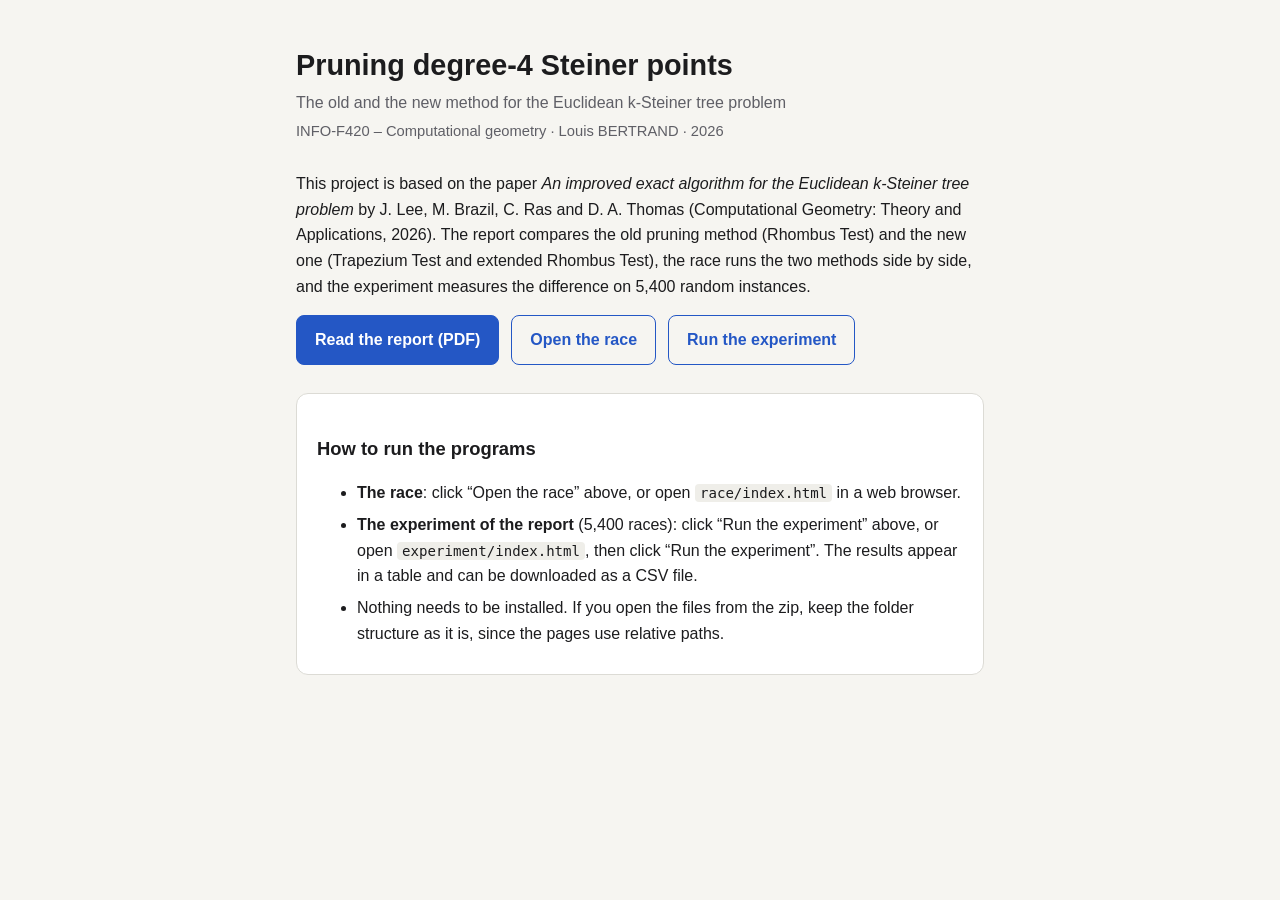
<file: index.html>
<!doctype html>
<html lang="en">
<head>
  <meta charset="utf-8">
  <meta name="viewport" content="width=device-width, initial-scale=1">
  <title>k-Steiner Pruning Race</title>
  <style>
    :root {
      --bg: #f6f5f1; --panel: #ffffff; --text: #1c1c1e; --muted: #5f5f66;
      --line: #dcdbd5; --accent: #2457c5; --code: #efeee9;
    }
    @media (prefers-color-scheme: dark) {
      :root:not([data-theme="light"]) {
        --bg: #131315; --panel: #1c1c20; --text: #ececef; --muted: #a3a3ad;
        --line: #34343b; --accent: #6ea4ff; --code: #26262b;
      }
    }
    :root[data-theme="dark"] {
      --bg: #131315; --panel: #1c1c20; --text: #ececef; --muted: #a3a3ad;
      --line: #34343b; --accent: #6ea4ff; --code: #26262b;
    }
    * { box-sizing: border-box; }
    body { margin: 0; background: var(--bg); color: var(--text); font: 16px/1.6 -apple-system, BlinkMacSystemFont, "Segoe UI", Roboto, sans-serif; }
    main { max-width: 720px; margin: 0 auto; padding: 48px 16px 64px; }
    h1 { font-size: 1.8rem; line-height: 1.25; margin: 0 0 6px; }
    h2 { font-size: 1.15rem; margin: 2em 0 0.5em; }
    .sub { color: var(--muted); margin: 0 0 4px; }
    .meta { color: var(--muted); font-size: 0.92rem; margin: 0 0 28px; }
    .actions { display: flex; flex-wrap: wrap; gap: 12px; }
    .button { display: inline-block; padding: 11px 18px; border-radius: 8px; border: 1px solid var(--accent); font-weight: 600; text-decoration: none; }
    .primary { background: var(--accent); color: #fff; }
    .secondary { color: var(--accent); }
    .card { background: var(--panel); border: 1px solid var(--line); border-radius: 12px; padding: 4px 20px 12px; margin-top: 28px; }
    code { font-family: SFMono-Regular, Menlo, Consolas, monospace; font-size: 0.88em; background: var(--code); padding: 1px 5px; border-radius: 4px; }
    li { margin-bottom: 0.4em; }
    a { color: var(--accent); }
  </style>
</head>
<body>
<main>
  <h1>Pruning degree-4 Steiner points</h1>
  <p class="sub">The old and the new method for the Euclidean k-Steiner tree problem</p>
  <p class="meta">INFO-F420 – Computational geometry · Louis BERTRAND · 2026</p>

  <p>
    This project is based on the paper <em>An improved exact algorithm for the Euclidean k-Steiner tree problem</em>
    by J. Lee, M. Brazil, C. Ras and D. A. Thomas (Computational Geometry: Theory and Applications, 2026).
    The report compares the old pruning method (Rhombus Test) and the new one (Trapezium Test and extended Rhombus Test),
    the race runs the two methods side by side, and the experiment measures the difference on 5,400 random instances.
  </p>

  <div class="actions">
    <a class="button primary" href="report.pdf">Read the report (PDF)</a>
    <a class="button secondary" href="race/index.html">Open the race</a>
    <a class="button secondary" href="experiment/index.html">Run the experiment</a>
  </div>

  <div class="card">
    <h2>How to run the programs</h2>
    <ul>
      <li><strong>The race</strong>: click “Open the race” above, or open <code>race/index.html</code> in a web browser.</li>
      <li><strong>The experiment of the report</strong> (5,400 races): click “Run the experiment” above, or open <code>experiment/index.html</code>, then click “Run the experiment”. The results appear in a table and can be downloaded as a CSV file.</li>
      <li>Nothing needs to be installed. If you open the files from the zip, keep the folder structure as it is, since the pages use relative paths.</li>
    </ul>
  </div>
</main>
</body>
</html>
</file>
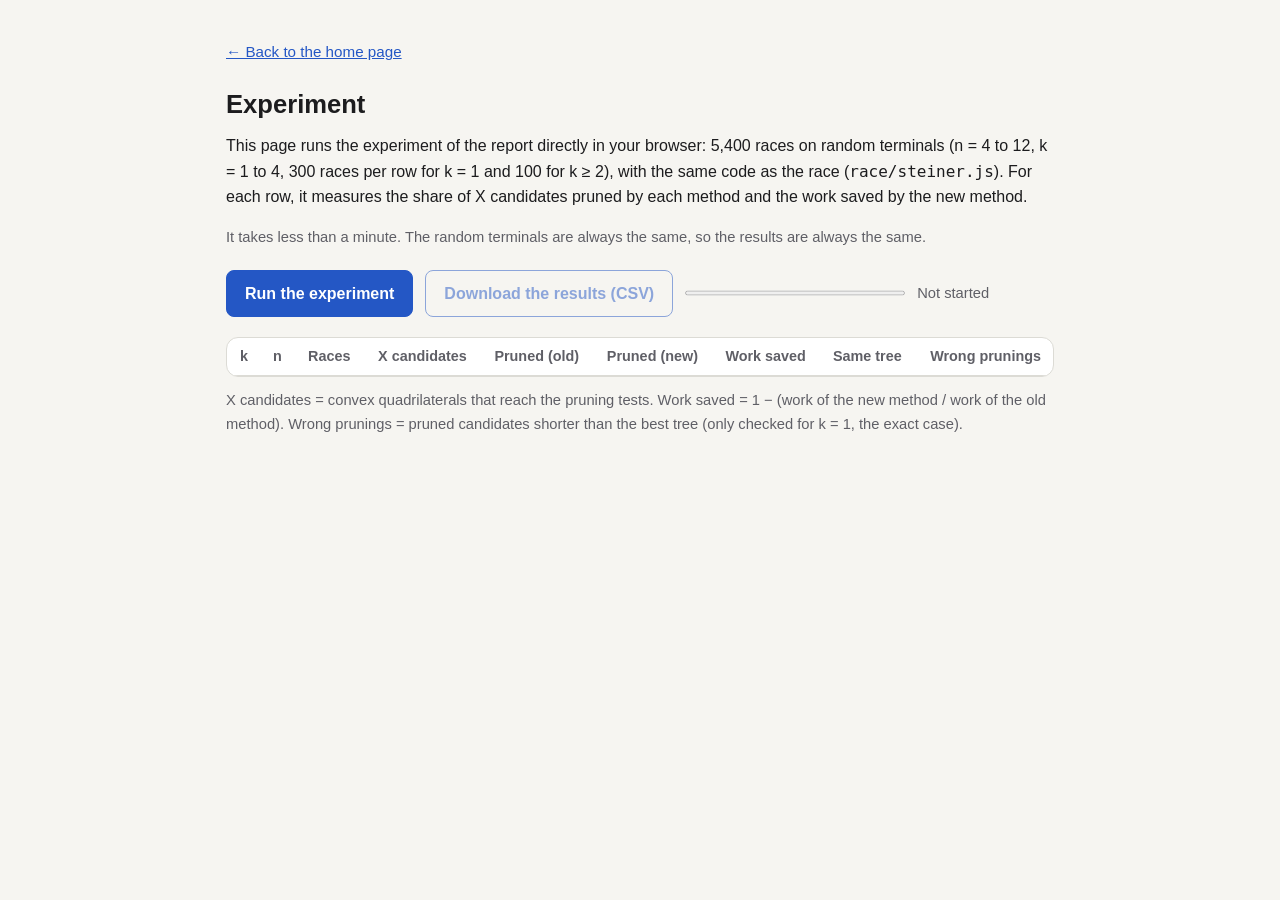
<file: experiment/index.html>
<!doctype html>
<html lang="en">
<head>
  <meta charset="utf-8">
  <meta name="viewport" content="width=device-width, initial-scale=1">
  <title>k-Steiner Experiment</title>
  <style>
    :root {
      --bg: #f6f5f1; --panel: #ffffff; --text: #1c1c1e; --muted: #5f5f66;
      --line: #dcdbd5; --accent: #2457c5; --good: #1f7a3d;
    }
    @media (prefers-color-scheme: dark) {
      :root:not([data-theme="light"]) {
        --bg: #131315; --panel: #1c1c20; --text: #ececef; --muted: #a3a3ad;
        --line: #34343b; --accent: #6ea4ff; --good: #5cc983;
      }
    }
    :root[data-theme="dark"] {
      --bg: #131315; --panel: #1c1c20; --text: #ececef; --muted: #a3a3ad;
      --line: #34343b; --accent: #6ea4ff; --good: #5cc983;
    }
    * { box-sizing: border-box; }
    body { margin: 0; background: var(--bg); color: var(--text); font: 16px/1.6 -apple-system, BlinkMacSystemFont, "Segoe UI", Roboto, sans-serif; }
    main { max-width: 860px; margin: 0 auto; padding: 40px 16px 64px; }
    h1 { font-size: 1.6rem; margin: 0 0 8px; }
    .back { margin: 0 0 20px; font-size: 0.95rem; }
    a { color: var(--accent); }
    p { margin: 0 0 1em; }
    .muted { color: var(--muted); font-size: 0.92rem; }
    .actions { display: flex; flex-wrap: wrap; gap: 12px; align-items: center; margin: 20px 0; }
    button { font: inherit; font-weight: 600; padding: 10px 18px; border-radius: 8px; border: 1px solid var(--accent); cursor: pointer; }
    #run { background: var(--accent); color: #fff; }
    #download { background: transparent; color: var(--accent); }
    button:disabled { opacity: 0.5; cursor: default; }
    progress { width: 220px; height: 10px; }
    #status { font-variant-numeric: tabular-nums; }
    .table-wrap { overflow-x: auto; background: var(--panel); border: 1px solid var(--line); border-radius: 12px; }
    table { border-collapse: collapse; width: 100%; font-size: 0.9rem; font-variant-numeric: tabular-nums; }
    th, td { padding: 7px 12px; border-bottom: 1px solid var(--line); text-align: right; white-space: nowrap; }
    th { color: var(--muted); font-weight: 600; }
    tr:last-child td { border-bottom: none; }
    tr.newk td { border-top: 2px solid var(--line); }
    td.saved { font-weight: 700; color: var(--good); }
  </style>
</head>
<body>
<main>
  <p class="back"><a href="../index.html">← Back to the home page</a></p>
  <h1>Experiment</h1>
  <p>
    This page runs the experiment of the report directly in your browser: 5,400 races on random terminals
    (n = 4 to 12, k = 1 to 4, 300 races per row for k = 1 and 100 for k ≥ 2), with the same code as the race (<code>race/steiner.js</code>).
    For each row, it measures the share of X candidates pruned by each method and the work saved by the new method.
  </p>
  <p class="muted">It takes less than a minute. The random terminals are always the same, so the results are always the same.</p>

  <div class="actions">
    <button id="run">Run the experiment</button>
    <button id="download" disabled>Download the results (CSV)</button>
    <progress id="bar" max="36" value="0"></progress>
    <span id="status" class="muted">Not started</span>
  </div>

  <div class="table-wrap">
    <table>
      <thead>
        <tr>
          <th>k</th><th>n</th><th>Races</th><th>X candidates</th>
          <th>Pruned (old)</th><th>Pruned (new)</th><th>Work saved</th>
          <th>Same tree</th><th>Wrong prunings</th>
        </tr>
      </thead>
      <tbody id="rows"></tbody>
    </table>
  </div>
  <p class="muted" style="margin-top:12px">
    X candidates = convex quadrilaterals that reach the pruning tests. Work saved = 1 − (work of the new method / work of the old method).
    Wrong prunings = pruned candidates shorter than the best tree (only checked for k = 1, the exact case).
  </p>
</main>

<script src="../race/steiner.js"></script>
<script>
// Same experiment as in the report, one row (k, n) at a time so that the page does not freeze
const rnd = mulberry32(420); // same seed, so always the same terminals
const plan = [];
for (let k = 1; k <= 4; k++) for (let n = 4; n <= 12; n++) plan.push({ k, n, N: k === 1 ? 300 : 100 });
const csv = ["k,n,instances,x_valid,x_pruned_old,x_pruned_new,work_old,work_new,trees_old,trees_new,same_tree,wrong_prunings"];

const $ = (id) => document.getElementById(id);
const pct = (a, b) => (100 * a / b).toFixed(1) + "%";

function runRow({ k, n, N }) {
  let xv = 0, po = 0, pn = 0, wo = 0, wn = 0, to = 0, tn = 0, same = 0, wrong = 0;
  for (let t = 0; t < N; t++) {
    const P = [];
    while (P.length < n) { // random terminals, at least 0.12 apart
      const p = { x: 0.08 + rnd() * 0.84, y: 0.08 + rnd() * 0.84 };
      if (P.every((q) => dist(p, q) > 0.12)) P.push(p);
    }
    const R = buildRace(P, k);
    for (const task of R.oldT) if (task.c && task.c.type === "X" && task.status !== "pre") { xv++; if (task.status === "rej") po++; }
    for (const task of R.newT) if (task.c && task.c.type === "X" && task.status === "rej") pn++;
    wo += R.oldT.at(-1).end; wn += R.newT.at(-1).end;
    to += R.oldT.filter((x) => x.status === "eval").length; tn += R.newT.filter((x) => x.status === "eval").length;
    if (Math.abs(R.bestOld - R.bestNew) < 1e-9) same++;
    wrong += R.wrongNew.length + R.wrongOld.length;
  }
  csv.push([k, n, N, xv, po, pn, wo, wn, to, tn, same, wrong].join(","));
  const tr = document.createElement("tr");
  if (n === 4 && k > 1) tr.className = "newk";
  tr.innerHTML = `<td>${k}</td><td>${n}</td><td>${N}</td><td>${xv}</td><td>${pct(po, xv)}</td><td>${pct(pn, xv)}</td>` +
    `<td class="saved">${pct(wo - wn, wo)}</td><td>${same} / ${N}</td><td>${k === 1 ? wrong : "—"}</td>`;
  $("rows").appendChild(tr);
}

function step(i) {
  if (i === plan.length) {
    $("status").textContent = "Done";
    $("download").disabled = false;
    return;
  }
  $("status").textContent = `Running k = ${plan[i].k}, n = ${plan[i].n}…`;
  setTimeout(() => { // gives the browser time to draw the table between two rows
    runRow(plan[i]);
    $("bar").value = i + 1;
    step(i + 1);
  }, 0);
}

$("run").addEventListener("click", () => {
  $("run").disabled = true;
  step(0);
});

$("download").addEventListener("click", () => {
  const blob = new Blob([csv.join("\n") + "\n"], { type: "text/csv" });
  const a = document.createElement("a");
  a.href = URL.createObjectURL(blob);
  a.download = "results.csv";
  a.click();
});
</script>
</body>
</html>
</file>
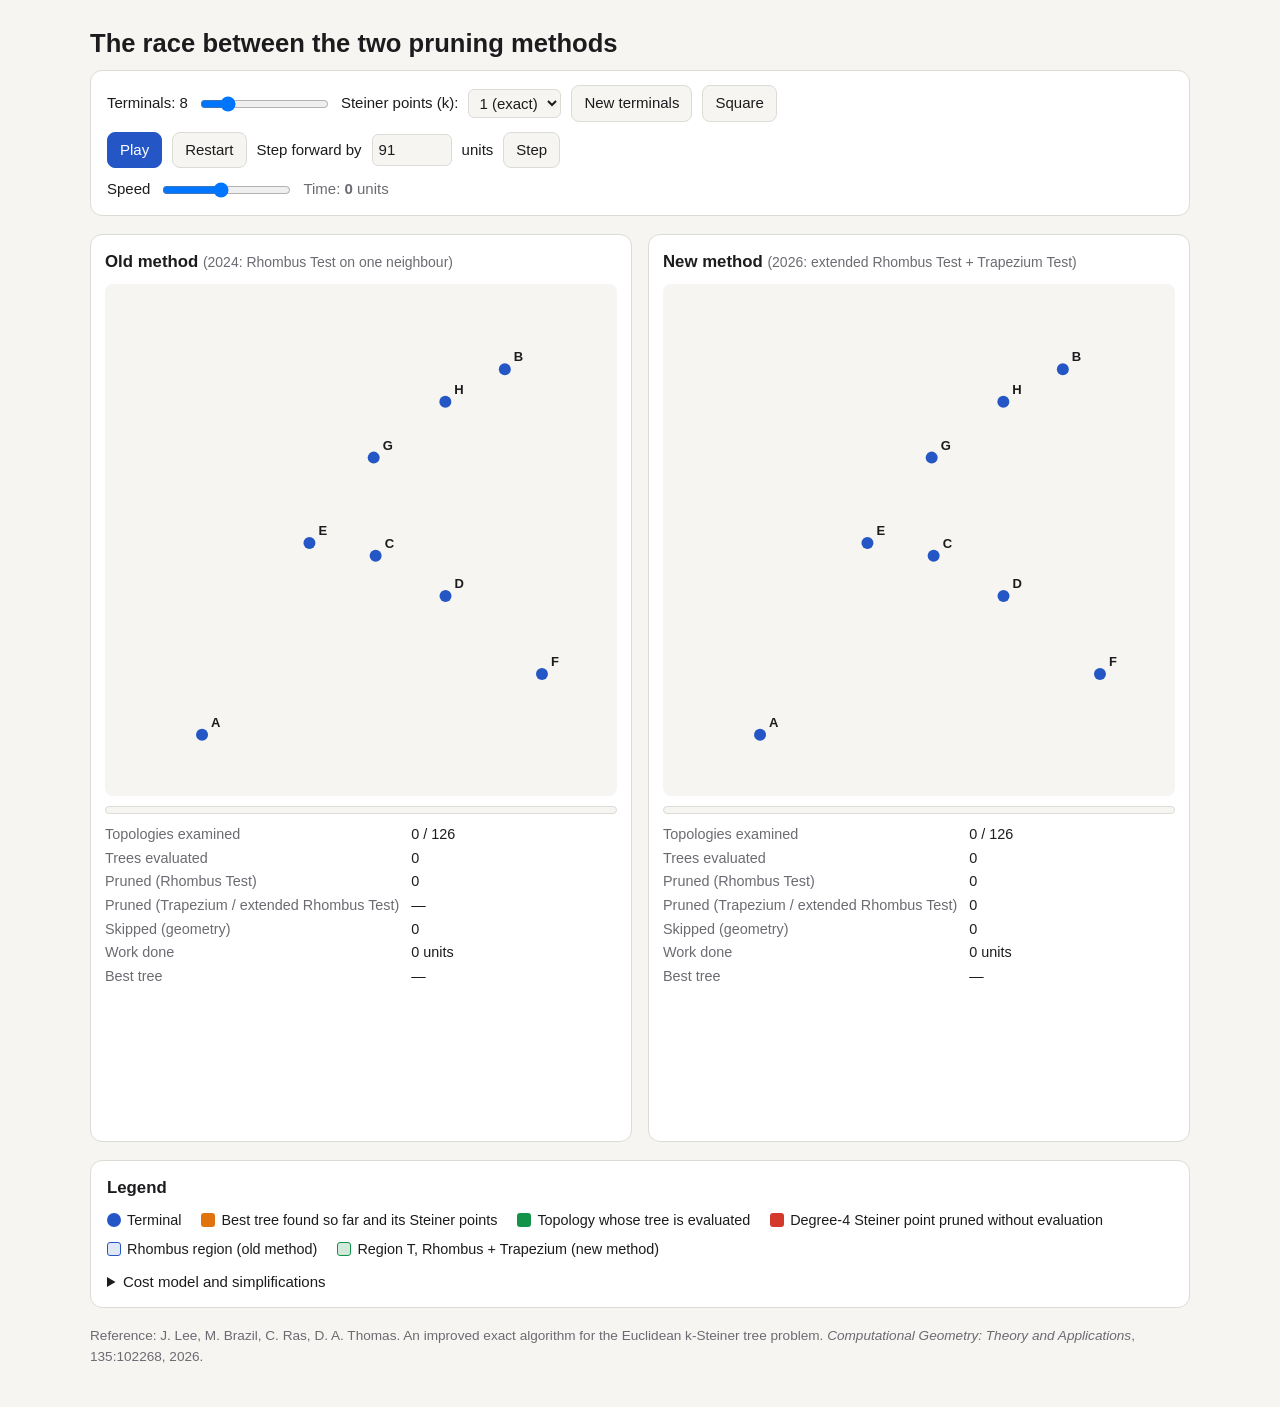
<file: race/index.html>
<!doctype html>
<html lang="en">
<head>
  <meta charset="utf-8">
  <meta name="viewport" content="width=device-width, initial-scale=1">
  <title>k-Steiner Race</title>
  <link rel="stylesheet" href="style.css">
</head>
<body>
  <header>
    <h1>The race between the two pruning methods</h1>
  </header>

  <section class="controls">
    <div class="group">
      <label for="n">Terminals: <span id="nLabel">8</span></label>
      <input type="range" id="n" min="4" max="26" value="8">
      <label for="k">Steiner points (k):</label>
      <select id="k">
        <option value="1" selected>1 (exact)</option>
        <option value="2">2</option>
        <option value="3">3</option>
        <option value="4">4</option>
      </select>
      <button id="random">New terminals</button>
      <button id="square">Square </button>
    </div>
    <div class="group">
      <button id="play" class="primary">Play</button>
      <button id="reset">Restart</button>
      <label for="stepSize">Step forward by</label>
      <input type="number" id="stepSize" min="1" value="200">
      <span>units</span>
      <button id="step">Step</button>
    </div>
    <div class="group">
      <label for="speed">Speed</label>
      <input type="range" id="speed" min="0" max="100" value="45">
      <span class="clock">Time: <strong id="clock">0</strong> units</span>
    </div>
  </section>

  <main class="panels">
    <article class="panel" data-method="old">
      <h2>Old method <small>(2024: Rhombus Test on one neighbour)</small></h2>
      <canvas></canvas>
      <div class="progress"><div class="bar"></div></div>
      <dl class="stats"></dl>
      <ul class="log"></ul>
    </article>
    <article class="panel" data-method="new">
      <h2>New method <small>(2026: extended Rhombus Test + Trapezium Test)</small></h2>
      <canvas></canvas>
      <div class="progress"><div class="bar"></div></div>
      <dl class="stats"></dl>
      <ul class="log"></ul>
    </article>
  </main>

  <section id="summary" class="summary" hidden></section>

  <section class="legend">
    <h2>Legend</h2>
    <ul>
      <li><span class="sw city"></span>Terminal</li>
      <li><span class="sw best"></span>Best tree found so far and its Steiner points</li>
      <li><span class="sw eval"></span>Topology whose tree is evaluated</li>
      <li><span class="sw rej"></span>Degree-4 Steiner point pruned without evaluation</li>
      <li><span class="sw zoneOld"></span>Rhombus region (old method)</li>
      <li><span class="sw zoneNew"></span>Region T, Rhombus + Trapezium (new method)</li>
    </ul>
    <details>
      <summary>Cost model and simplifications</summary>
      <p>A geometric test (convexity, angle, Rhombus Test, Trapezium Test) costs 1 unit. Evaluating a tree, that is,
        the minimum spanning tree of the terminals and the Steiner point, costs (n+1)² units (Prim's algorithm). </p>
    </details>
  </section>

  <footer>
    Reference: J. Lee, M. Brazil, C. Ras, D. A. Thomas. An improved exact algorithm for the Euclidean k-Steiner tree problem.
    <em>Computational Geometry: Theory and Applications</em>, 135:102268, 2026.
  </footer>

  <script src="steiner.js"></script>
  <script src="app.js"></script>
</body>
</html>
</file>
<file: race/style.css>
:root {
  --bg: #f6f5f1;
  --panel: #ffffff;
  --text: #1c1c1e;
  --muted: #6b6b72;
  --line: #dcdbd5;
  --city: #2457c5;
  --tree: #9b9ba3;
  --best: #e0730d;
  --eval: #15924a;
  --rej: #d33a2c;
  --zoneOld: rgba(36, 87, 197, 0.14);
  --zoneNew: rgba(21, 146, 74, 0.2);
  --accent: #2457c5;
}

@media (prefers-color-scheme: dark) {
  :root:not([data-theme="light"]) {
    --bg: #131315;
    --panel: #1c1c20;
    --text: #ececef;
    --muted: #9d9da7;
    --line: #34343b;
    --city: #6ea4ff;
    --tree: #6c6c76;
    --best: #ff9a3d;
    --eval: #4bd383;
    --rej: #ff6b5d;
    --zoneOld: rgba(110, 164, 255, 0.16);
    --zoneNew: rgba(75, 211, 131, 0.2);
    --accent: #6ea4ff;
  }
}

* { box-sizing: border-box; }

body {
  margin: 0;
  padding: 24px 16px 40px;
  background: var(--bg);
  color: var(--text);
  font: 15px/1.5 -apple-system, BlinkMacSystemFont, "Segoe UI", Roboto, sans-serif;
}

header, .controls, .panels, .summary, .legend, footer {
  max-width: 1100px;
  margin-left: auto;
  margin-right: auto;
}

h1 { font-size: 1.6rem; margin: 0 0 8px; }
h2 { font-size: 1.05rem; margin: 0 0 10px; }
h2 small { font-weight: normal; color: var(--muted); }
.lead { color: var(--muted); max-width: 75ch; margin: 0 0 20px; }

.controls {
  background: var(--panel);
  border: 1px solid var(--line);
  border-radius: 12px;
  padding: 14px 16px;
  display: flex;
  flex-direction: column;
  gap: 10px;
  margin-bottom: 18px;
}
.group { display: flex; flex-wrap: wrap; align-items: center; gap: 10px; }
.hint { margin: 0; color: var(--muted); font-size: 0.88rem; }
.clock { color: var(--muted); }

button {
  font: inherit;
  padding: 6px 12px;
  border-radius: 8px;
  border: 1px solid var(--line);
  background: var(--bg);
  color: var(--text);
  cursor: pointer;
}
button:hover { border-color: var(--accent); }
button.primary { background: var(--accent); border-color: var(--accent); color: #fff; }
input[type="number"] {
  width: 80px;
  font: inherit;
  padding: 4px 6px;
  border-radius: 6px;
  border: 1px solid var(--line);
  background: var(--bg);
  color: var(--text);
}

.panels {
  display: grid;
  grid-template-columns: 1fr 1fr;
  gap: 16px;
}
@media (max-width: 760px) {
  .panels { grid-template-columns: 1fr; }
}

.panel {
  background: var(--panel);
  border: 1px solid var(--line);
  border-radius: 12px;
  padding: 14px;
  min-width: 0;
}
.panel canvas {
  width: 100%;
  aspect-ratio: 1 / 1;
  display: block;
  border-radius: 8px;
  background: var(--bg);
  touch-action: none;
}

.progress {
  height: 8px;
  border-radius: 4px;
  background: var(--bg);
  border: 1px solid var(--line);
  margin: 10px 0;
  overflow: hidden;
}
.progress .bar { height: 100%; width: 0; background: var(--accent); }

.stats {
  display: grid;
  grid-template-columns: auto 1fr;
  gap: 2px 12px;
  margin: 0 0 10px;
  font-size: 0.9rem;
}
.stats dt { color: var(--muted); }
.stats dd { margin: 0; font-variant-numeric: tabular-nums; }

.log {
  list-style: none;
  margin: 0;
  padding: 0;
  font-size: 0.85rem;
  min-height: 9.5em;
  font-variant-numeric: tabular-nums;
}
.log li { padding: 2px 0; border-bottom: 1px dashed var(--line); }
.log .eval { color: var(--eval); }
.log .rej { color: var(--rej); }
.log .pre { color: var(--muted); }
.log .new-best { font-weight: 600; color: var(--best); }
.log .round { color: var(--accent); font-weight: 600; }
select { font: inherit; padding: 4px 6px; border-radius: 6px; border: 1px solid var(--line); background: var(--bg); color: var(--text); }

.summary {
  background: var(--panel);
  border: 2px solid var(--accent);
  border-radius: 12px;
  padding: 14px 16px;
  margin-top: 18px;
}
.summary h2 { margin-top: 0; }
.summary .ok { color: var(--eval); }
.summary .ko { color: var(--rej); }

.legend {
  margin-top: 18px;
  background: var(--panel);
  border: 1px solid var(--line);
  border-radius: 12px;
  padding: 14px 16px;
}
.legend ul {
  list-style: none;
  padding: 0;
  margin: 0 0 10px;
  display: flex;
  flex-wrap: wrap;
  gap: 8px 20px;
  font-size: 0.9rem;
}
.sw {
  display: inline-block;
  width: 14px;
  height: 14px;
  border-radius: 3px;
  margin-right: 6px;
  vertical-align: -2px;
}
.sw.city { background: var(--city); border-radius: 50%; }
.sw.best { background: var(--best); }
.sw.eval { background: var(--eval); }
.sw.rej { background: var(--rej); }
.sw.zoneOld { background: var(--zoneOld); border: 1px solid var(--city); }
.sw.zoneNew { background: var(--zoneNew); border: 1px solid var(--eval); }
details p { color: var(--muted); font-size: 0.9rem; }

footer { margin-top: 18px; color: var(--muted); font-size: 0.85rem; }

.back { margin: 0 0 10px; font-size: 0.9rem; }
.back a { color: var(--accent); }
</file>
